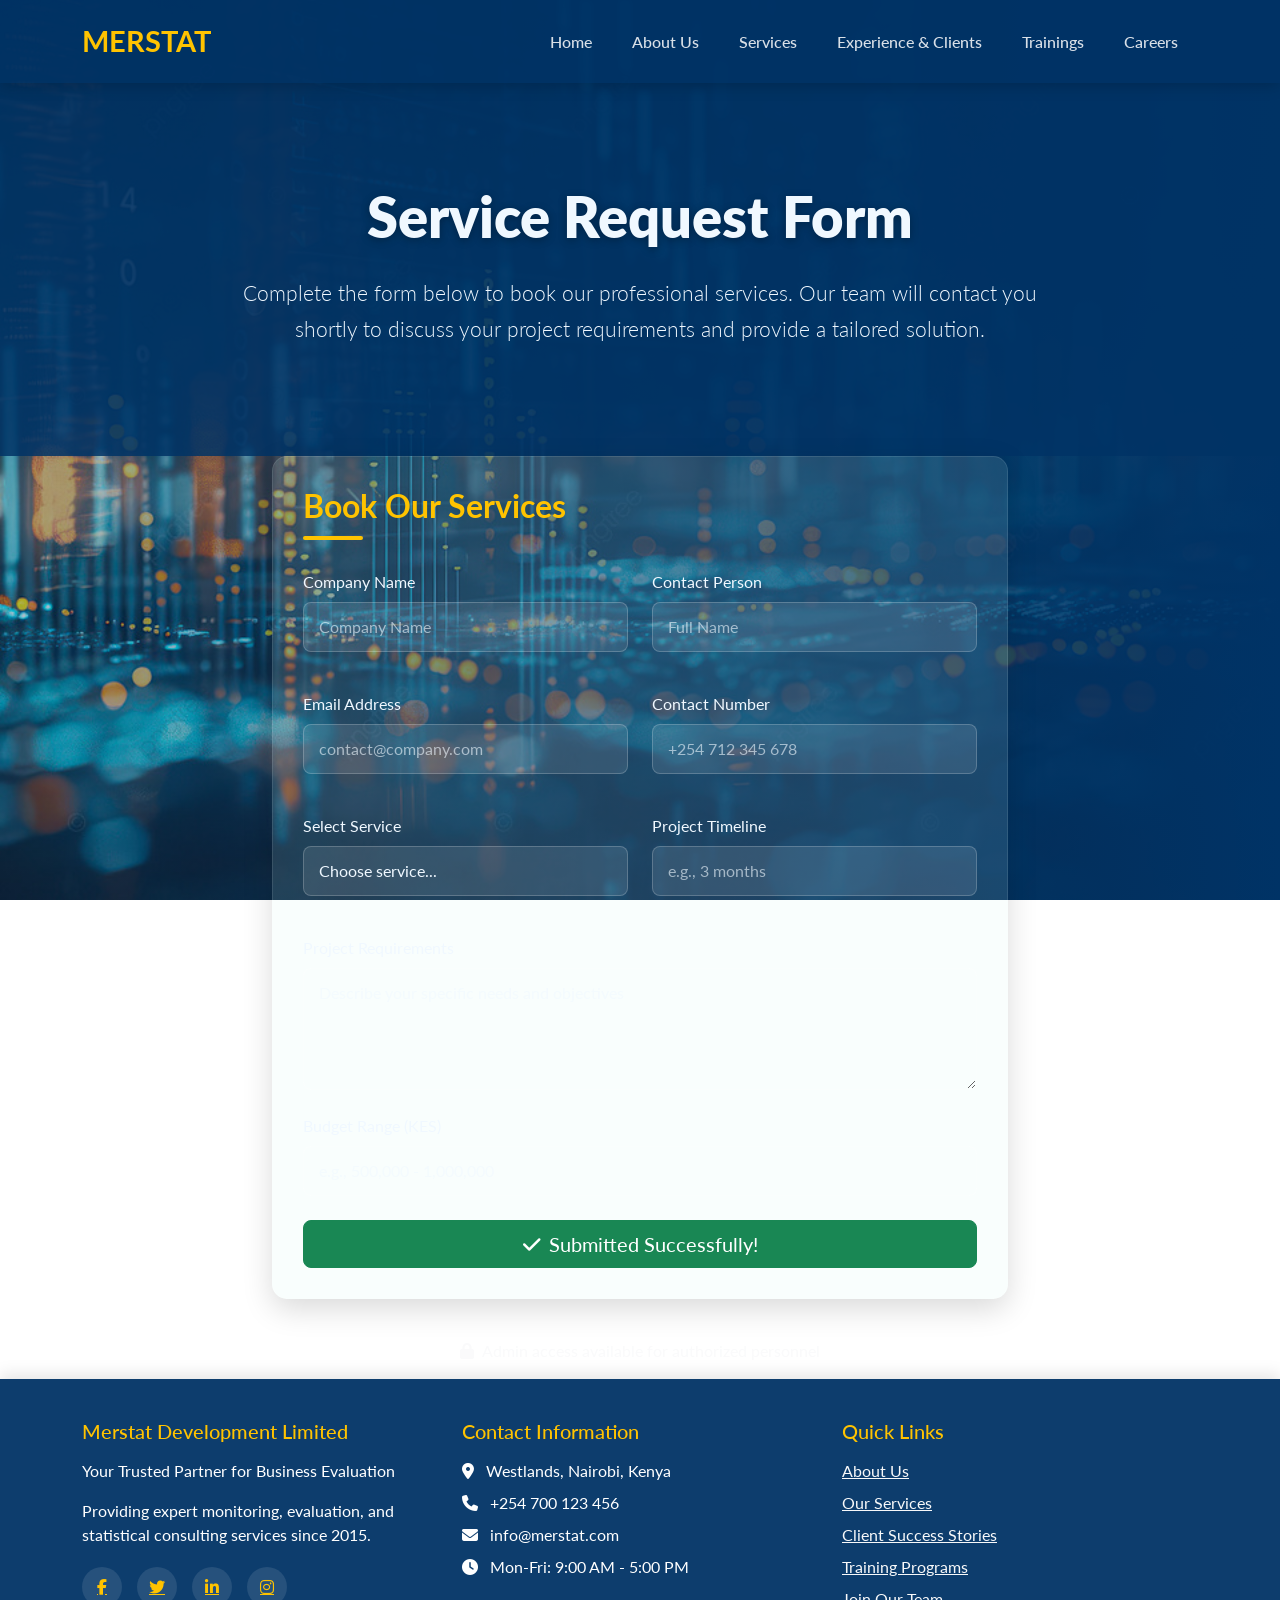
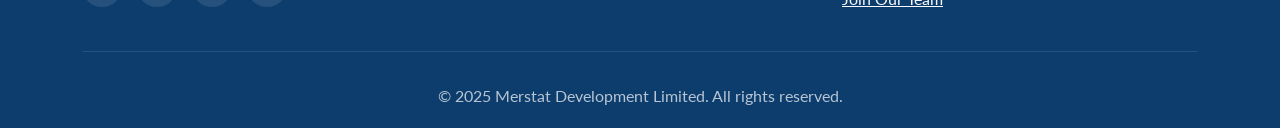
<file: templates/Bookus.html>
<!DOCTYPE html>
<html lang="en">
<head>
    <meta charset="UTF-8">
    <meta name="viewport" content="width=device-width, initial-scale=1.0">
    <title>Merstat Development Limited</title>
    <link href="https://cdn.jsdelivr.net/npm/bootstrap@5.3.0-alpha1/dist/css/bootstrap.min.css" rel="stylesheet">
    <link rel="preconnect" href="https://fonts.googleapis.com">
    <link rel="preconnect" href="https://fonts.gstatic.com" crossorigin>
    <link href="https://fonts.googleapis.com/css2?family=Lato:ital,wght@0,100;0,300;0,400;0,700;0,900;1,100;1,300;1,400;1,700;1,900&display=swap" rel="stylesheet">
    <link rel="stylesheet" href="https://cdnjs.cloudflare.com/ajax/libs/font-awesome/6.4.0/css/all.min.css">
    <link rel="stylesheet" href="../styles/Bookus.css">
</head>
<body>
    <!-- Navigation Bar -->
    <nav class="navbar navbar-expand-lg navbar-dark sticky-top">
        <div class="container">
            <a class="navbar-brand" href="#">
                <span class="logo-placeholder" style="font-weight: 700; font-size: 1.8rem; color: #FFC300;">MERSTAT</span>
            </a>
            <button class="navbar-toggler" type="button" data-bs-toggle="collapse" data-bs-target="#navbarNav">
                <span class="navbar-toggler-icon"></span>
            </button>
            <div class="collapse navbar-collapse" id="navbarNav">
                <ul class="navbar-nav ms-auto">
                    <li class="nav-item"><a class="nav-link" href="index.html">Home</a></li>
                    <li class="nav-item"><a class="nav-link" href="Aboutus.html">About Us</a></li>
                    <li class="nav-item"><a class="nav-link" href="services.html">Services</a></li>
                    <li class="nav-item"><a class="nav-link" href="experince&clients.html">Experience & Clients</a></li>
                    <li class="nav-item"><a class="nav-link" href="training.html">Trainings</a></li>
                    <li class="nav-item"><a class="nav-link" href="Careers.html">Careers</a></li>
                </ul>
            </div>
        </div>
    </nav>

    <!-- Hero Section -->
    <section class="hero-section">
        <div class="container">
            <h1>Service Request Form</h1>
            <p>Complete the form below to book our professional services. Our team will contact you shortly to discuss your project requirements and provide a tailored solution.</p>
        </div>
    </section>

<div class="container">
    <!-- Public Form Section -->
    <div id="publicForm">
        <div class="row justify-content-center">
            <div class="col-lg-8">
                <div class="form-container">
                    <h2 class="section-title">Book Our Services</h2>
                    <!-- Add form ID and data-api-endpoint attribute -->
                    <form id="service-form" data-api-endpoint="/api/services/request">
                        <div class="row mb-3">
                            <div class="col-md-6 mb-4">
                                <label for="companyName" class="form-label">Company Name</label>
                                <!-- Add name attribute -->
                                <input type="text" class="form-control" id="companyName" name="companyName" placeholder="Company Name" required>
                            </div>
                            <div class="col-md-6 mb-4">
                                <label for="contactPerson" class="form-label">Contact Person</label>
                                <!-- Add name attribute -->
                                <input type="text" class="form-control" id="contactPerson" name="contactPerson" placeholder="Full Name" required>
                            </div>
                        </div>

                        <div class="row mb-3">
                            <div class="col-md-6 mb-4">
                                <label for="email" class="form-label">Email Address</label>
                                <!-- Add name attribute -->
                                <input type="email" class="form-control" id="email" name="email" placeholder="contact@company.com" required>
                            </div>
                            <div class="col-md-6 mb-4">
                                <label for="phone" class="form-label">Contact Number</label>
                                <!-- Add name attribute -->
                                <input type="tel" class="form-control" id="phone" name="phone" placeholder="+254 712 345 678" required>
                            </div>
                        </div>

                        <div class="row mb-3">
                            <div class="col-md-6 mb-4">
                                <label for="serviceType" class="form-label">Select Service</label>
                                <!-- Add name attribute -->
                                <select class="form-select" id="serviceType" name="serviceType" required>
                                    <option value="" selected disabled>Choose service...</option>
                                    <option value="Monitoring and Evaluation">Monitoring and Evaluation</option>
                                    <option value="Research and Statistics">Research and Statistics</option>
                                    <option value="Capacity Building">Capacity Building</option>
                                </select>
                            </div>
                            <div class="col-md-6 mb-4">
                                <label for="timeline" class="form-label">Project Timeline</label>
                                <!-- Add name attribute -->
                                <input type="text" class="form-control" id="timeline" name="timeline" placeholder="e.g., 3 months" required>
                            </div>
                        </div>

                        <div class="mb-4">
                            <label for="projectDescription" class="form-label">Project Requirements</label>
                            <!-- Add name attribute -->
                            <textarea class="form-control" id="projectDescription" name="projectDescription" rows="4" placeholder="Describe your specific needs and objectives" required></textarea>
                        </div>

                        <div class="mb-4">
                            <label for="budgetRange" class="form-label">Budget Range (KES)</label>
                            <!-- Add name attribute -->
                            <input type="text" class="form-control" id="budgetRange" name="budgetRange" placeholder="e.g., 500,000 - 1,000,000">
                        </div>

                        <div class="d-grid mt-4">
                            <button type="submit" class="btn btn-primary btn-lg">
                                <i class="fas fa-paper-plane me-2"></i>Submit Request
                            </button>
                        </div>
                    </form>
                </div>
                
                <!-- Admin Access Note -->
                <div class="text-center mt-4">
                    <p class="text-light" style="opacity: 0.7;">
                        <i class="fas fa-lock me-2"></i>Admin access available for authorized personnel
                    </p>
                </div>
            </div>
        </div>
    </div>
</div>

<!-- Footer -->
<footer>
    <div class="container">
        <div class="row">
            <div class="col-md-4 mb-4 mb-md-0">
                <h5 class="mb-3" style="color: #FFC300;">Merstat Development Limited</h5>
                <p>Your Trusted Partner for Business Evaluation</p>
                <p>Providing expert monitoring, evaluation, and statistical consulting services since 2015.</p>
                <div class="social-icons">
                    <a href="#"><i class="fab fa-facebook-f"></i></a>
                    <a href="#"><i class="fab fa-twitter"></i></a>
                    <a href="#"><i class="fab fa-linkedin-in"></i></a>
                    <a href="#"><i class="fab fa-instagram"></i></a>
                </div>
            </div>
            <div class="col-md-4 mb-4 mb-md-0">
                <h5 class="mb-3" style="color: #FFC300;">Contact Information</h5>
                <ul class="list-unstyled">
                    <li class="mb-2"><i class="fas fa-map-marker-alt me-2"></i> Westlands, Nairobi, Kenya</li>
                    <li class="mb-2"><i class="fas fa-phone me-2"></i> +254 700 123 456</li>
                    <li class="mb-2"><i class="fas fa-envelope me-2"></i> info@merstat.com</li>
                    <li class="mb-2"><i class="fas fa-clock me-2"></i> Mon-Fri: 9:00 AM - 5:00 PM</li>
                </ul>
            </div>
            <div class="col-md-4">
                <h5 class="mb-3" style="color: #FFC300;">Quick Links</h5>
                <ul class="list-unstyled">
                    <li class="mb-2"><a href="Aboutus.html" class="text-light">About Us</a></li>
                    <li class="mb-2"><a href="services.html" class="text-light">Our Services</a></li>
                    <li class="mb-2"><a href="experince&clients.html" class="text-light">Client Success Stories</a></li>
                    <li class="mb-2"><a href="training.html" class="text-light">Training Programs</a></li>
                    <li class="mb-2"><a href="Careers.html" class="text-light">Join Our Team</a></li>
                </ul>
            </div>
        </div>
        <hr class="my-4 bg-light" style="opacity: 0.1;">
        <div class="text-center pt-2">
            <p class="mb-0" style="opacity: 0.7;">&copy; 2025 Merstat Development Limited. All rights reserved.</p>
        </div>
    </div>
</footer>

<script src="https://cdn.jsdelivr.net/npm/bootstrap@5.3.0-alpha1/dist/js/bootstrap.bundle.min.js"></script>
<!-- Universal form handler -->
<script src="/static/js/formHandler.js"></script>
    <script>
            // Show success message with animation
            const submitBtn = document.querySelector('.btn-primary');
            submitBtn.innerHTML = '<i class="fas fa-check me-2"></i>Submitted Successfully!';
            submitBtn.classList.remove('btn-primary');
            submitBtn.classList.add('btn-success');
            
            // Reset button after delay
            setTimeout(() => {
                submitBtn.innerHTML = '<i class="fas fa-paper-plane me-2"></i>Submit Request';
                submitBtn.classList.remove('btn-success');
                submitBtn.classList.add('btn-primary');
                this.reset();
            }, 3000);
        
        // Add subtle animations to form elements
        document.querySelectorAll('.form-control, .form-select').forEach(element => {
            element.addEventListener('focus', function() {
                this.parentElement.classList.add('focused');
            });
            
            element.addEventListener('blur', function() {
                this.parentElement.classList.remove('focused');
            });
        });
    </script>
    <script src="/static/js/formHandler.js"></script>
</body>
</html>
</file>
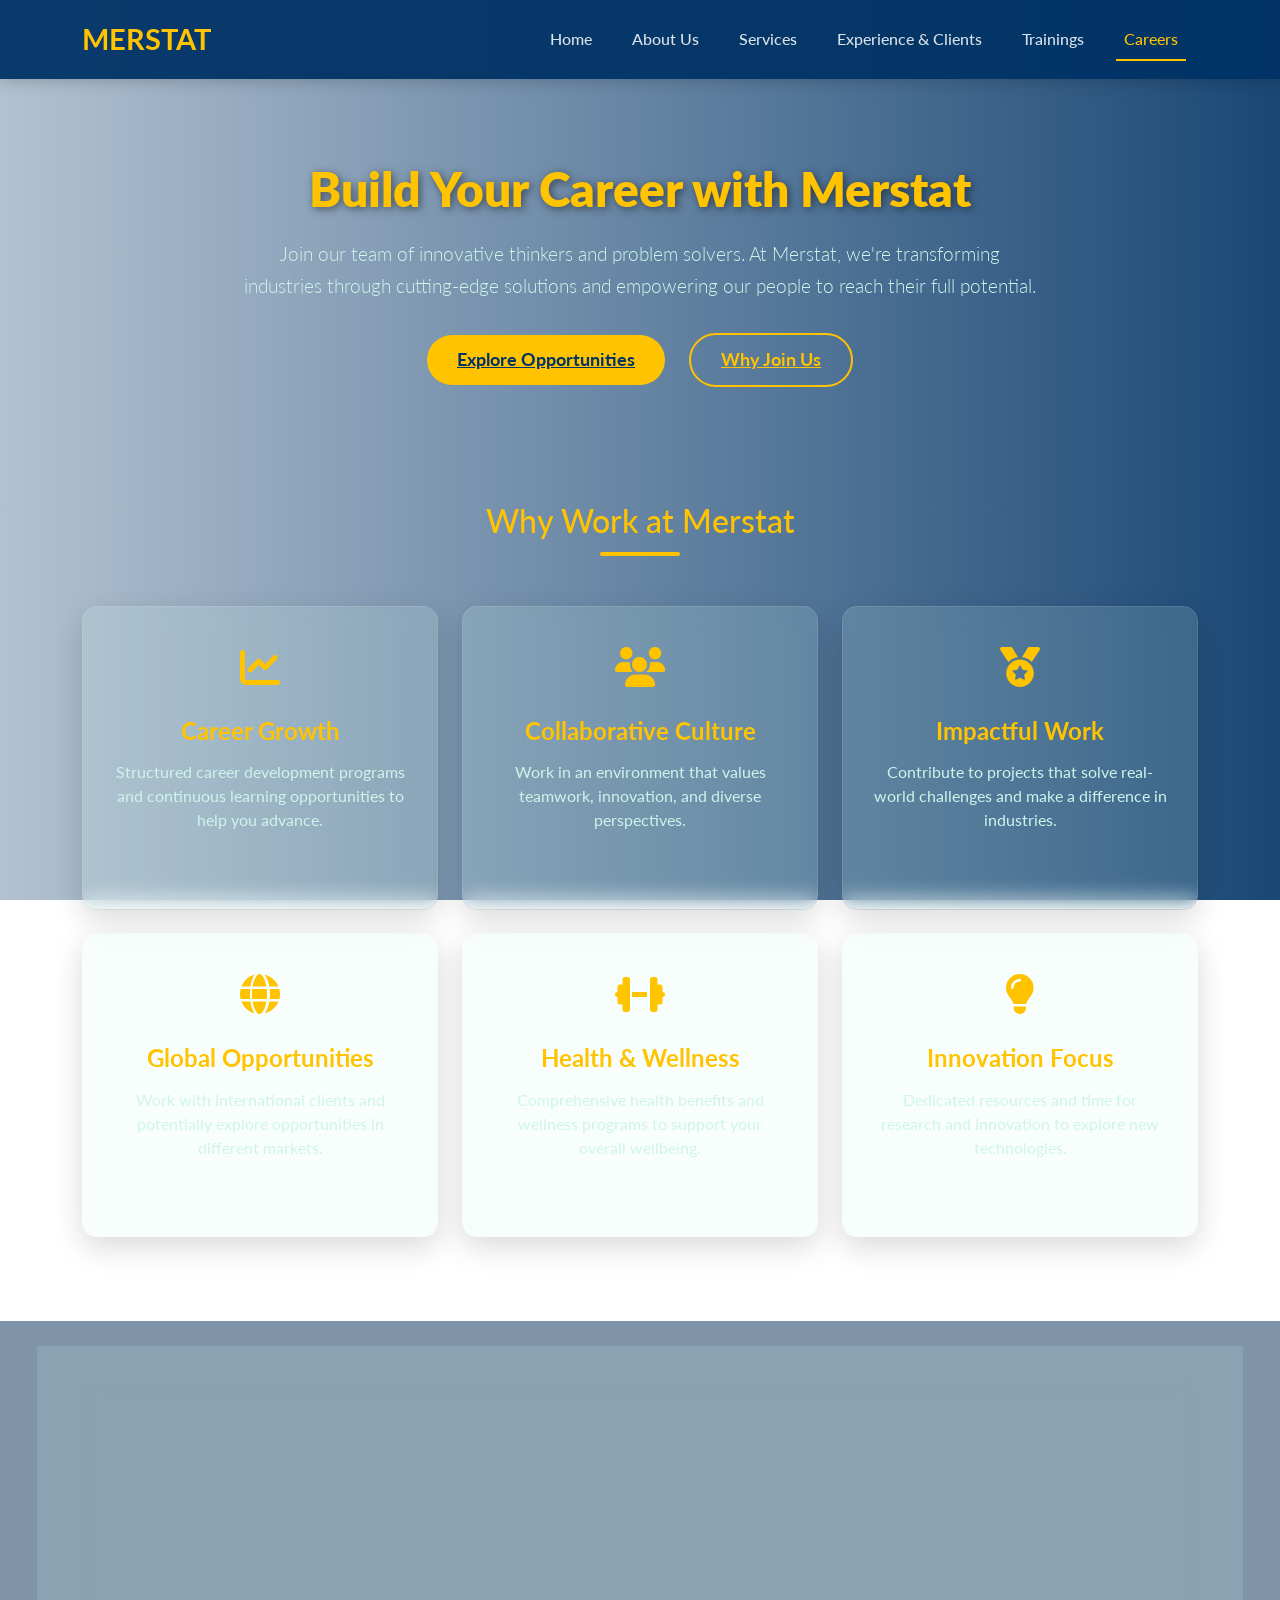
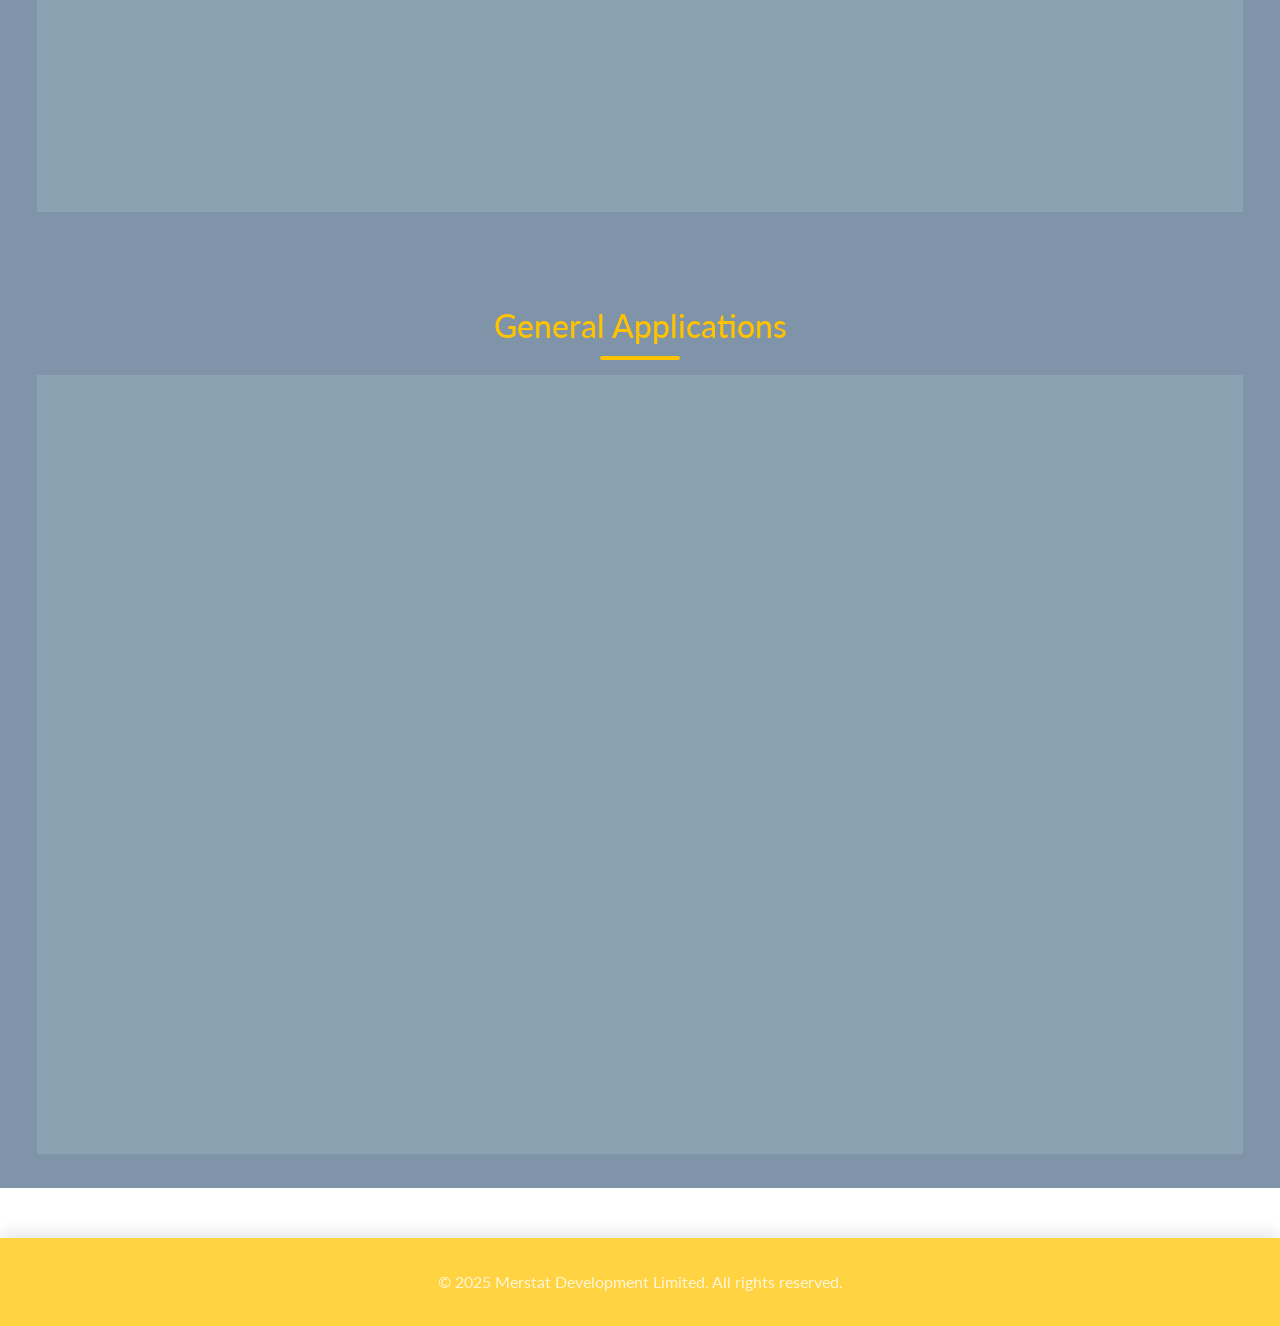
<file: templates/Careers.html>
<!DOCTYPE html>
<html lang="en">
<head>
    <meta charset="UTF-8">
    <meta name="viewport" content="width=device-width, initial-scale=1.0">
    <title>Careers - Merstat Development Limited</title>
    <link href="https://cdn.jsdelivr.net/npm/bootstrap@5.3.0/dist/css/bootstrap.min.css" rel="stylesheet">
    <link rel="preconnect" href="https://fonts.googleapis.com">
    <link rel="preconnect" href="https://fonts.gstatic.com" crossorigin>
    <link href="https://fonts.googleapis.com/css2?family=Lato:ital,wght@0,100;0,300;0,400;0,700;0,900;1,100;1,300;1,400;1,700;1,900&display=swap" rel="stylesheet">
    <link rel="stylesheet" href="https://cdnjs.cloudflare.com/ajax/libs/font-awesome/6.4.0/css/all.min.css">
    <link rel="stylesheet" href="../styles/Careers.css">
</head>

<body>
    <!-- Navigation Bar -->
    <header>
        <nav class="navbar navbar-expand-lg navbar-dark fixed-top">
            <div class="container">
                <a class="navbar-brand" href="index.html">
                    <span style="font-weight: 700; font-size: 1.8rem; color: #FFC300;">MERSTAT</span>
                </a>
                <button class="navbar-toggler" type="button" data-bs-toggle="collapse" data-bs-target="#mainNav">
                    <span class="navbar-toggler-icon"></span>
                </button>
                <div class="collapse navbar-collapse" id="mainNav">
                    <ul class="navbar-nav ms-auto">
                        <li class="nav-item"><a class="nav-link" href="index.html">Home</a></li>
                        <li class="nav-item"><a class="nav-link" href="Aboutus.html">About Us</a></li>
                        <li class="nav-item"><a class="nav-link" href="services.html">Services</a></li>
                        <li class="nav-item"><a class="nav-link" href="experince&clients.html">Experience & Clients</a></li>
                        <li class="nav-item"><a class="nav-link" href="training.html">Trainings</a></li>
                        <li class="nav-item"><a class="nav-link active" href="Careers.html">Careers</a></li>
                    </ul>
                </div>
            </div>
        </nav>
    </header>

    <!-- Hero Section -->
    <section class="hero-section">
        <div class="container">
            <h1>Build Your Career with Merstat</h1>
            <p>Join our team of innovative thinkers and problem solvers. At Merstat, we're transforming industries through cutting-edge solutions and empowering our people to reach their full potential.</p>
            <div class="mt-4">
                <a href="#jobs" class="hero-btn">Explore Opportunities</a>
                <a href="#benefits" class="hero-btn secondary">Why Join Us</a>
            </div>
        </div>
    </section>

    <!-- Benefits Section -->
    <section id="benefits" class="section">
        <div class="container">
            <h2 class="section-title">Why Work at Merstat</h2>
            <div class="row">
                <div class="col-md-4 mb-4">
                    <div class="glass-card text-center">
                        <div class="benefit-icon">
                            <i class="fas fa-chart-line"></i>
                        </div>
                        <h3 class="benefit-title">Career Growth</h3>
                        <p>Structured career development programs and continuous learning opportunities to help you advance.</p>
                    </div>
                </div>
                <div class="col-md-4 mb-4">
                    <div class="glass-card text-center">
                        <div class="benefit-icon">
                            <i class="fas fa-users"></i>
                        </div>
                        <h3 class="benefit-title">Collaborative Culture</h3>
                        <p>Work in an environment that values teamwork, innovation, and diverse perspectives.</p>
                    </div>
                </div>
                <div class="col-md-4 mb-4">
                    <div class="glass-card text-center">
                        <div class="benefit-icon">
                            <i class="fas fa-medal"></i>
                        </div>
                        <h3 class="benefit-title">Impactful Work</h3>
                        <p>Contribute to projects that solve real-world challenges and make a difference in industries.</p>
                    </div>
                </div>
                <div class="col-md-4 mb-4">
                    <div class="glass-card text-center">
                        <div class="benefit-icon">
                            <i class="fas fa-globe"></i>
                        </div>
                        <h3 class="benefit-title">Global Opportunities</h3>
                        <p>Work with international clients and potentially explore opportunities in different markets.</p>
                    </div>
                </div>
                <div class="col-md-4 mb-4">
                    <div class="glass-card text-center">
                        <div class="benefit-icon">
                            <i class="fas fa-dumbbell"></i>
                        </div>
                        <h3 class="benefit-title">Health & Wellness</h3>
                        <p>Comprehensive health benefits and wellness programs to support your overall wellbeing.</p>
                    </div>
                </div>
                <div class="col-md-4 mb-4">
                    <div class="glass-card text-center">
                        <div class="benefit-icon">
                            <i class="fas fa-lightbulb"></i>
                        </div>
                        <h3 class="benefit-title">Innovation Focus</h3>
                        <p>Dedicated resources and time for research and innovation to explore new technologies.</p>
                    </div>
                </div>
            </div>
        </div>
    </section>

    <!-- Under Construction Section -->
    <section id="jobs" class="section" style="background: rgba(0, 40, 85, 0.5);">
        <div class="container text-center">
            <div class="glass-card p-5">
                <i class="fas fa-tools fa-4x mb-4" style="color: #FFC300;"></i>
                <h2 class="section-title">Our Careers Section is Under Construction</h2>
                <p class="lead">We're currently updating our job listings and team information.</p>
                <p>Please check back soon or contact us at <a href="mailto:careers@merstatdev.com" style="color: #FFC300;">careers@merstatdev.com</a> for opportunities.</p>
            </div>
        </div>
    </section>

    <!-- Commented Out Sections -->
    <!--
    <section id="jobs" class="section" style="background: rgba(0, 40, 85, 0.5);">
        <div class="container">
            <h2 class="section-title">Current Openings</h2>
            [Job listings content...]
        </div>
    </section>

    <section class="section">
        <div class="container">
            <h2 class="section-title">Life at Merstat</h2>
            [Testimonials content...]
        </div>
    </section>
    -->

    <!-- Application Form Section -->
    <section class="section" style="background: rgba(0, 40, 85, 0.5);">
        <div class="container">
            <h2 class="section-title">General Applications</h2>
            <div class="glass-card">
                <!-- Add form ID and data-api-endpoint attribute -->
                <form id="career-form" data-api-endpoint="/api/careers/apply">
                    <div class="row mb-3">
                        <div class="col-md-6">
                            <div class="form-group">
                                <label for="firstName">First Name</label>
                                <!-- Add name attribute -->
                                <input type="text" class="form-control" id="firstName" name="firstName" required>
                            </div>
                        </div>
                        <div class="col-md-6">
                            <div class="form-group">
                                <label for="lastName">Last Name</label>
                                <!-- Add name attribute -->
                                <input type="text" class="form-control" id="lastName" name="lastName" required>
                            </div>
                        </div>
                    </div>
                    <div class="row mb-3">
                        <div class="col-md-6">
                            <div class="form-group">
                                <label for="email">Email Address</label>
                                <!-- Add name attribute -->
                                <input type="email" class="form-control" id="email" name="email" required>
                            </div>
                        </div>
                        <div class="col-md-6">
                            <div class="form-group">
                                <label for="phone">Phone Number</label>
                                <!-- Add name attribute -->
                                <input type="tel" class="form-control" id="phone" name="phone">
                            </div>
                        </div>
                    </div>
                    <div class="mb-3">
                        <div class="form-group">
                            <label for="position">Area of Interest</label>
                            <!-- Add name attribute -->
                            <select class="form-select" id="position" name="position" required>
                                <option value="">Select an area</option>
                                <option>Data Analysis</option>
                                <option>Software Development</option>
                                <option>Business Development</option>
                                <option>Procurement</option>
                                <option>Other</option>
                            </select>
                        </div>
                    </div>
                    <div class="mb-3">
                        <div class="form-group">
                            <label for="resume">Upload Resume</label>
                            <!-- Add name attribute -->
                            <input class="form-control" type="file" id="resume" name="resume" accept=".pdf,.doc,.docx" required>
                        </div>
                    </div>
                    <div class="mb-3">
                        <div class="form-group">
                            <label for="message">Cover Letter</label>
                            <!-- Add name attribute -->
                            <textarea class="form-control" id="message" name="message" rows="4" placeholder="Tell us about your skills and experience..."></textarea>
                        </div>
                    </div>
                    <button type="submit" class="btn-submit">Submit Application</button>
                </form>
            </div>
        </div>
    </section>

    <!-- Footer -->
    <footer>
        <div class="container">
            <p>&copy; 2025 Merstat Development Limited. All rights reserved.</p>
        </div>
    </footer>

    <!-- Bootstrap 5 JS Bundle -->
    <script src="https://cdn.jsdelivr.net/npm/bootstrap@5.3.0/dist/js/bootstrap.bundle.min.js"></script>
    <script>
        // Keep smooth scrolling
        document.querySelectorAll('a[href^="#"]').forEach(anchor => {
            anchor.addEventListener('click', function (e) {
                e.preventDefault();
                document.querySelector(this.getAttribute('href')).scrollIntoView({
                    behavior: 'smooth'
                });
            });
        });
    </script>
<!-- Universal form handler -->
<script src="/static/js/formHandler.js"></script>
</body>
</html>
</file>
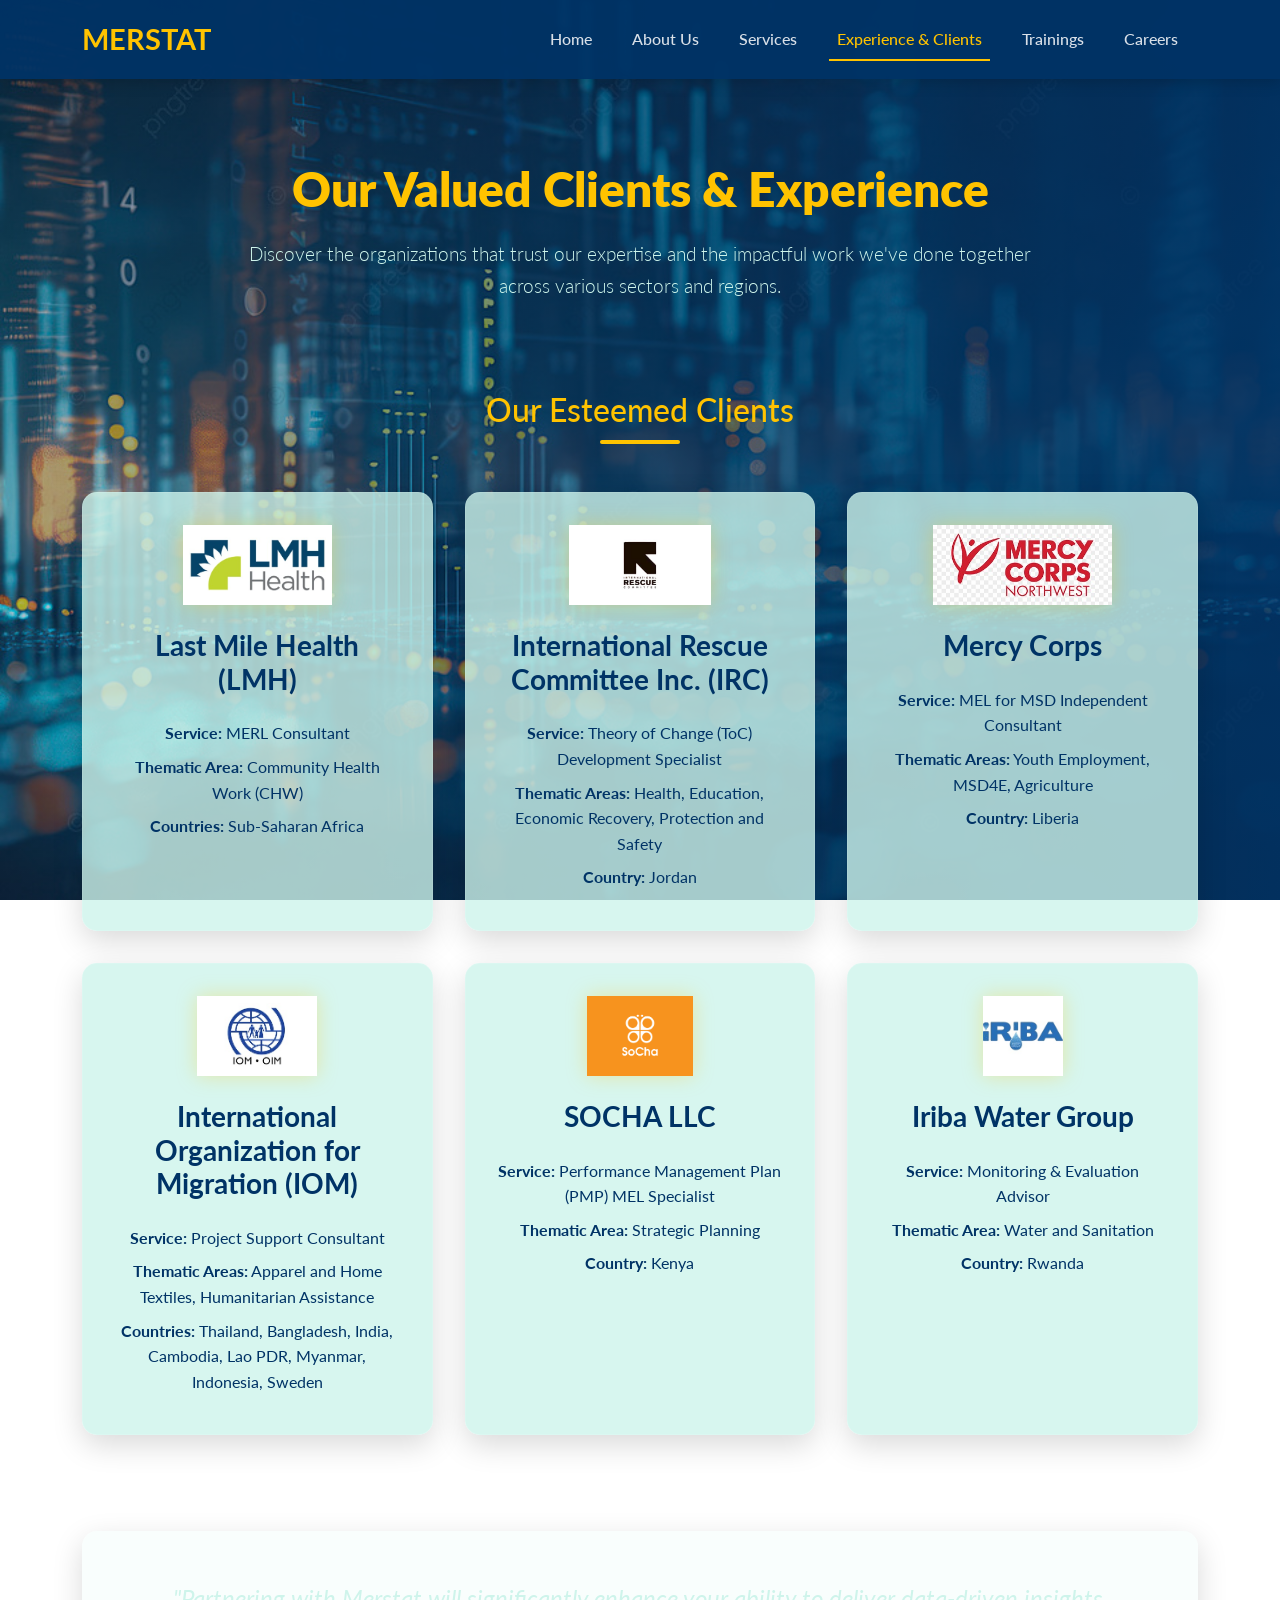
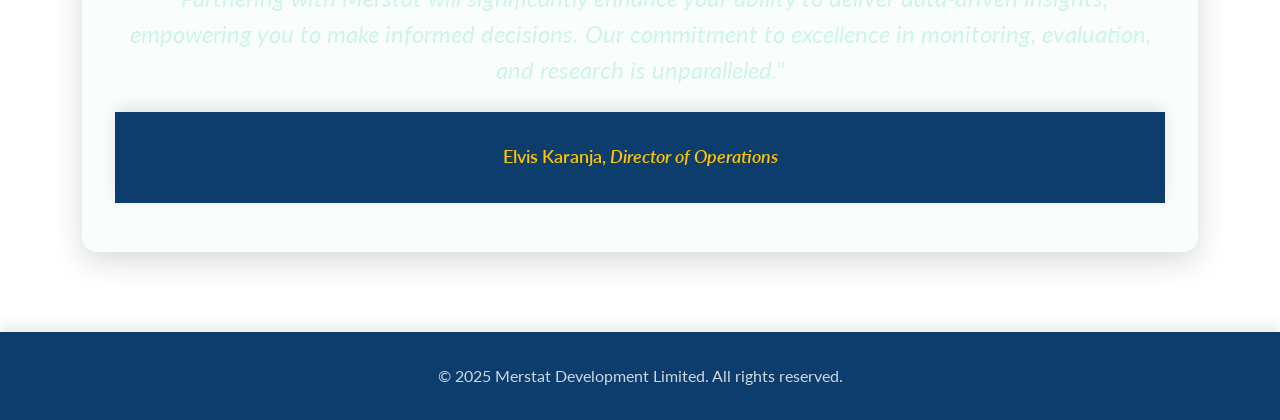
<file: templates/experince&clients.html>
<!DOCTYPE html>
<html lang="en">
<head>
  <meta charset="UTF-8">
  <meta name="viewport" content="width=device-width, initial-scale=1.0">
  <title>Experience & Clients - Merstat</title>
  <link href="https://cdn.jsdelivr.net/npm/bootstrap@5.3.0/dist/css/bootstrap.min.css" rel="stylesheet">
  <link rel="preconnect" href="https://fonts.googleapis.com">
  <link rel="preconnect" href="https://fonts.gstatic.com" crossorigin>
  <link href="https://fonts.googleapis.com/css2?family=Lato:ital,wght@0,100;0,300;0,400;0,700;0,900;1,100;1,300;1,400;1,700;1,900&display=swap" rel="stylesheet">
  <link rel="stylesheet" href="https://cdnjs.cloudflare.com/ajax/libs/font-awesome/6.4.0/css/all.min.css">
  <link rel="stylesheet" href="../styles/experince&clients.css">
</head>
<body>
    <!-- Navigation Bar -->
    <header>
        <nav class="navbar navbar-expand-lg navbar-dark fixed-top">
            <div class="container">
                <a class="navbar-brand" href="index.html">
                    <span style="font-weight: 700; font-size: 1.8rem; color: #FFC300;">MERSTAT</span>
                </a>
                <button class="navbar-toggler" type="button" data-bs-toggle="collapse" data-bs-target="#mainNav">
                    <span class="navbar-toggler-icon"></span>
                </button>
                <div class="collapse navbar-collapse" id="mainNav">
                    <ul class="navbar-nav ms-auto">
                        <li class="nav-item"><a class="nav-link" href="index.html">Home</a></li>
                        <li class="nav-item"><a class="nav-link" href="Aboutus.html">About Us</a></li>
                        <li class="nav-item"><a class="nav-link" href="services.html">Services</a></li>
                        <li class="nav-item"><a class="nav-link active" href="experince&clients.html">Experience & Clients</a></li>
                        <li class="nav-item"><a class="nav-link" href="training.html">Trainings</a></li>
                        <li class="nav-item"><a class="nav-link" href="Careers.html">Careers</a></li>
                    </ul>
                </div>
            </div>
        </nav>
    </header>

    <!-- Hero Section -->
    <section class="hero-section">
        <div class="container">
            <h1>Our Valued Clients & Experience</h1>
            <p>Discover the organizations that trust our expertise and the impactful work we've done together across various sectors and regions.</p>
        </div>
    </section>

    <!-- Clients Section -->
    <section class="clients-section">
        <div class="container">
            <h2>Our Esteemed Clients</h2>
            <div class="clients-grid">
                <!-- Client 1 -->
                <div class="client-card">
                    <img src="../images/LMH.jpeg" class="client-img" alt="Last Mile Health">
                    <h3>Last Mile Health (LMH)</h3>
                    <div class="client-details">
                        <p><strong>Service:</strong> MERL Consultant</p>
                        <p><strong>Thematic Area:</strong> Community Health Work (CHW)</p>
                        <p><strong>Countries:</strong> Sub-Saharan Africa</p>
                    </div>
                </div>

                <!-- Client 2 -->
                <div class="client-card">
                    <img src="../images/IRC.jpeg" class="client-img" alt="International Rescue Committee">
                    <h3>International Rescue Committee Inc. (IRC)</h3>
                    <div class="client-details">
                        <p><strong>Service:</strong> Theory of Change (ToC) Development Specialist</p>
                        <p><strong>Thematic Areas:</strong> Health, Education, Economic Recovery, Protection and Safety</p>
                        <p><strong>Country:</strong> Jordan</p>
                    </div>
                </div>

                <!-- Client 3 -->
                <div class="client-card">
                    <img src="../images/MercyCorps.jpeg" class="client-img" alt="Mercy Corps">
                    <h3>Mercy Corps</h3>
                    <div class="client-details">
                        <p><strong>Service:</strong> MEL for MSD Independent Consultant</p>
                        <p><strong>Thematic Areas:</strong> Youth Employment, MSD4E, Agriculture</p>
                        <p><strong>Country:</strong> Liberia</p>
                    </div>
                </div>

                <!-- Client 4 -->
                <div class="client-card">
                    <img src="../images/IOM.jpeg" class="client-img" alt="IOM">
                    <h3>International Organization for Migration (IOM)</h3>
                    <div class="client-details">
                        <p><strong>Service:</strong> Project Support Consultant</p>
                        <p><strong>Thematic Areas:</strong> Apparel and Home Textiles, Humanitarian Assistance</p>
                        <p><strong>Countries:</strong> Thailand, Bangladesh, India, Cambodia, Lao PDR, Myanmar, Indonesia, Sweden</p>
                    </div>
                </div>

                <!-- Client 5 -->
                <div class="client-card">
                    <img src="../images/SoCha.png" class="client-img" alt="SOCHA LLC">
                    <h3>SOCHA LLC</h3>
                    <div class="client-details">
                        <p><strong>Service:</strong> Performance Management Plan (PMP) MEL Specialist</p>
                        <p><strong>Thematic Area:</strong> Strategic Planning</p>
                        <p><strong>Country:</strong> Kenya</p>
                    </div>
                </div>

                <!-- Client 6 -->
                <div class="client-card">
                    <img src="../images/Iriba.jpeg" class="client-img" alt="Iriba Water Group">
                    <h3>Iriba Water Group</h3>
                    <div class="client-details">
                        <p><strong>Service:</strong> Monitoring & Evaluation Advisor</p>
                        <p><strong>Thematic Area:</strong> Water and Sanitation</p>
                        <p><strong>Country:</strong> Rwanda</p>
                    </div>
                </div>
            </div>
        </div>
    </section>

    <!-- Quote Section -->
    <section class="quote-section">
        <div class="container">
            <div class="quote-container">
                <blockquote>
                    "Partnering with Merstat will significantly enhance your ability to deliver data-driven insights, empowering you to make informed decisions. Our commitment to excellence in monitoring, evaluation, and research is unparalleled."
                </blockquote>
                <footer>
                    Elvis Karanja, <cite>Director of Operations</cite>
                </footer>
            </div>
        </div>
    </section>

    <!-- Footer -->
    <footer>
        <div class="container">
            <p>&copy; 2025 Merstat Development Limited. All rights reserved.</p>
        </div>
    </footer>

    <!-- Bootstrap 5 JS Bundle -->
    <script src="https://cdn.jsdelivr.net/npm/bootstrap@5.3.0/dist/js/bootstrap.bundle.min.js"></script>
</body>
</html>
</file>
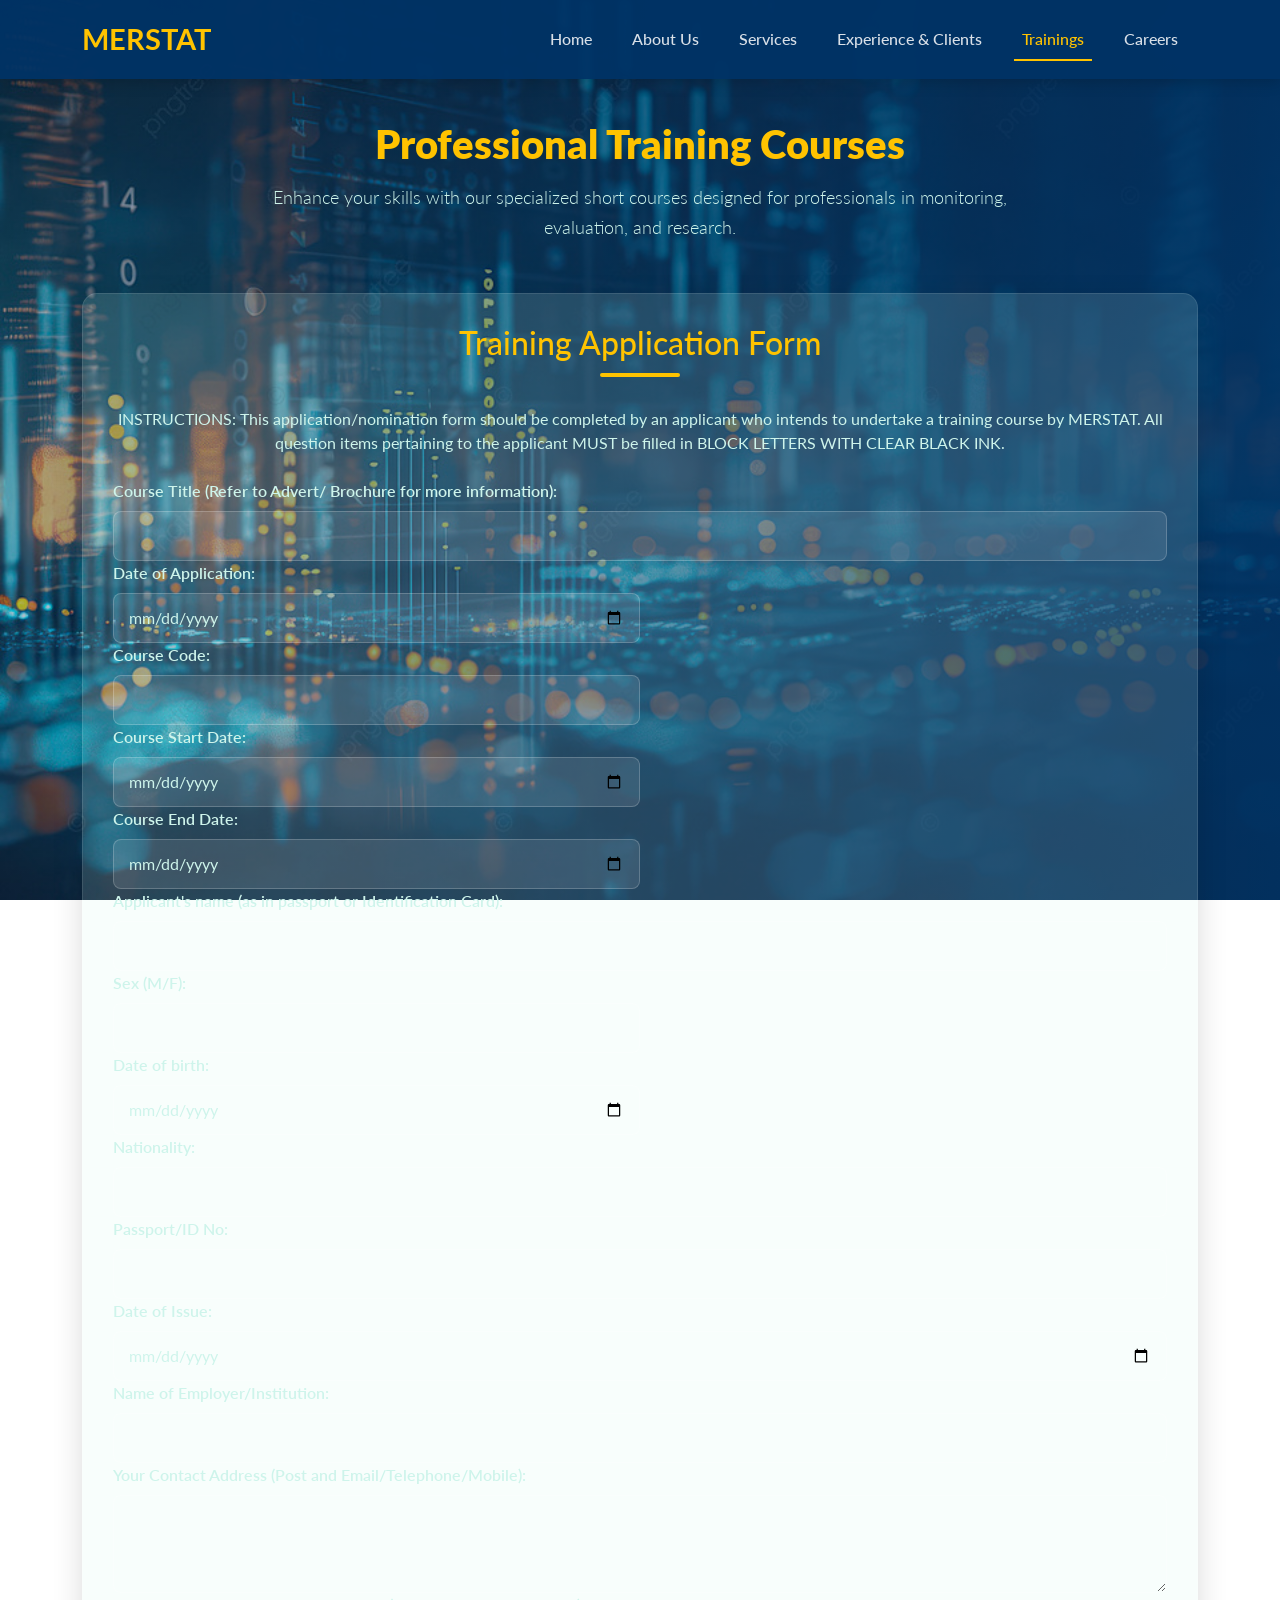
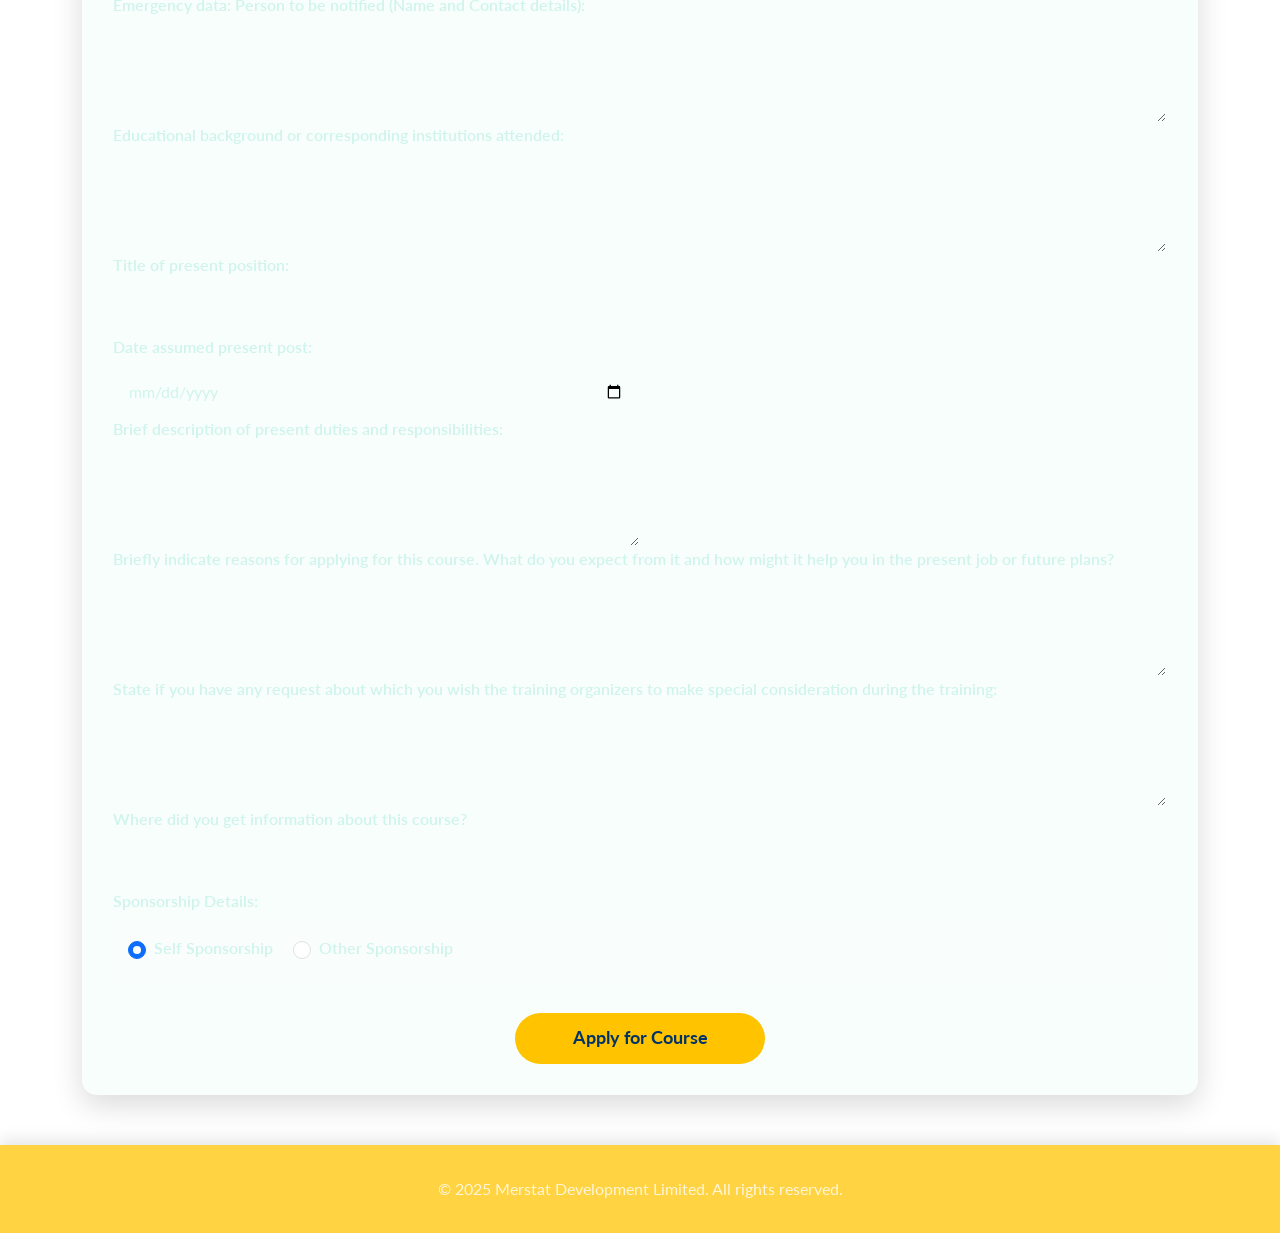
<file: templates/training.html>
<!DOCTYPE html>
<html lang="en">
<head>
    <meta charset="UTF-8">
    <meta name="viewport" content="width=device-width, initial-scale=1.0">
    <title>Training Courses - Merstat</title>
    <link href="https://cdn.jsdelivr.net/npm/bootstrap@5.3.0/dist/css/bootstrap.min.css" rel="stylesheet">
    <link rel="preconnect" href="https://fonts.googleapis.com">
    <link rel="preconnect" href="https://fonts.gstatic.com" crossorigin>
    <link href="https://fonts.googleapis.com/css2?family=Lato:ital,wght@0,100;0,300;0,400;0,700;0,900;1,100;1,300;1,400;1,700;1,900&display=swap" rel="stylesheet">
    <link rel="stylesheet" href="https://cdnjs.cloudflare.com/ajax/libs/font-awesome/6.4.0/css/all.min.css">
    <link rel="stylesheet" href="../styles/training.css">
</head>
<body>
    <!-- Navigation Bar -->
    <header>
        <nav class="navbar navbar-expand-lg navbar-dark fixed-top">
            <div class="container">
                <a class="navbar-brand" href="index.html">
                    <span style="font-weight: 700; font-size: 1.8rem; color: #FFC300;">MERSTAT</span>
                </a>
                <button class="navbar-toggler" type="button" data-bs-toggle="collapse" data-bs-target="#mainNav">
                    <span class="navbar-toggler-icon"></span>
                </button>
                <div class="collapse navbar-collapse" id="mainNav">
                    <ul class="navbar-nav ms-auto">
                        <li class="nav-item"><a class="nav-link" href="index.html">Home</a></li>
                        <li class="nav-item"><a class="nav-link" href="Aboutus.html">About Us</a></li>
                        <li class="nav-item"><a class="nav-link" href="services.html">Services</a></li>
                        <li class="nav-item"><a class="nav-link" href="experince&clients.html">Experience & Clients</a></li>
                        <li class="nav-item"><a class="nav-link active" href="training.html">Trainings</a></li>
                        <li class="nav-item"><a class="nav-link" href="Careers.html">Careers</a></li>
                    </ul>
                </div>
            </div>
        </nav>
    </header>

    <!-- Hero Section -->
    <section class="hero-section">
        <div class="container">
            <h1>Professional Training Courses</h1>
            <p>Enhance your skills with our specialized short courses designed for professionals in monitoring, evaluation, and research.</p>
        </div>
    </section>

    <!-- Form Section -->
    <div class="container">
        <div class="form-container">
            <h2 class="form-title">Training Application Form</h2>
            <p class="text-center mb-4">INSTRUCTIONS: This application/nomination form should be completed by an applicant who intends to undertake a training course by MERSTAT. All question items pertaining to the applicant MUST be filled in BLOCK LETTERS WITH CLEAR BLACK INK.</p>
            
            <!-- Add form ID and data-api-endpoint attribute -->
            <form id="training-form" data-api-endpoint="/api/trainings/apply" enctype="multipart/form-data">
                <div class="form-group">
                    <label for="courseTitle">Course Title (Refer to Advert/ Brochure for more information):</label>
                    <!-- Add name attribute -->
                    <input type="text" class="form-control" id="courseTitle" name="courseTitle" required>
                </div>
                
                <div class="form-row">
                    <div class="form-group col-md-6">
                        <label for="applicationDate">Date of Application:</label>
                        <!-- Add name attribute -->
                        <input type="date" class="form-control" id="applicationDate" name="applicationDate" required> 
                    </div>
                    <div class="form-group col-md-6">
                        <label for="courseCode">Course Code:</label>
                        <!-- Add name attribute -->
                        <input type="text" class="form-control" id="courseCode" name="courseCode" required>
                    </div>
                </div>
                
                <div class="form-row">
                    <div class="form-group col-md-6">
                        <label for="courseStartDate">Course Start Date:</label>
                        <!-- Add name attribute -->
                        <input type="date" class="form-control" id="courseStartDate" name="courseStartDate" required>
                    </div>
                    <div class="form-group col-md-6">
                        <label for="courseEndDate">Course End Date:</label>
                        <!-- Add name attribute -->
                        <input type="date" class="form-control" id="courseEndDate" name="courseEndDate" required>
                    </div>
                </div>
                
                <div class="form-group">
                    <label for="applicantName">Applicant's name (as in passport or Identification Card):</label>
                    <!-- Add name attribute -->
                    <input type="text" class="form-control" id="applicantName" name="applicantName" required>
                </div>
                
                <div class="form-row">
                    <div class="form-group col-md-6">
                        <label for="sex">Sex (M/F):</label>
                        <!-- Add name attribute -->
                        <input type="text" class="form-control" id="sex" name="sex" required>
                    </div>
                    <div class="form-group col-md-6">
                        <label for="dob">Date of birth:</label>
                        <!-- Add name attribute -->
                        <input type="date" class="form-control" id="dob" name="dob" required>
                    </div>
                </div>
                
                <div class="form-group">
                    <label for="nationality">Nationality:</label>
                    <!-- Add name attribute -->
                    <input type="text" class="form-control" id="nationality" name="nationality" required>
                </div>
                
                <div class="form-group">
                    <label for="passportId">Passport/ID No:</label>
                    <!-- Add name attribute -->
                    <input type="text" class="form-control" id="passportId" name="passportId" required>
                </div>
                
                <div class="form-group">
                    <label for="dateOfIssue">Date of Issue:</label>
                    <!-- Add name attribute -->
                    <input type="date" class="form-control" id="dateOfIssue" name="dateOfIssue" required>
                </div>
                
                <div class="form-group">
                    <label for="employer">Name of Employer/Institution:</label>
                    <!-- Add name attribute -->
                    <input type="text" class="form-control" id="employer" name="employer" required>
                </div>
                
                <div class="form-group">
                    <label for="contactAddress">Your Contact Address (Post and Email/Telephone/Mobile):</label>
                    <!-- Add name attribute -->
                    <textarea class="form-control" id="contactAddress" name="contactAddress" rows="3" required></textarea>
                </div>
                
                <div class="form-group">
                    <label for="emergencyContact">Emergency data: Person to be notified (Name and Contact details):</label>
                    <!-- Add name attribute -->
                    <textarea class="form-control" id="emergencyContact" name="emergencyContact" rows="3" required></textarea>
                </div>
                
                <div class="form-group">
                    <label for="educationBackground">Educational background or corresponding institutions attended:</label>
                    <!-- Add name attribute -->
                    <textarea class="form-control" id="educationBackground" name="educationBackground" rows="3" required></textarea>
                </div>
                
                <div class="form-group">
                    <label for="presentPosition">Title of present position:</label>
                    <!-- Add name attribute -->
                    <input type="text" class="form-control" id="presentPosition" name="presentPosition" required>
                </div>
                
                <div class="form-row">
                    <div class="form-group col-md-6">
                        <label for="presentPostDate">Date assumed present post:</label>
                        <!-- Add name attribute -->
                        <input type="date" class="form-control" id="presentPostDate" name="presentPostDate" required>
                    </div>
                    <div class="form-group col-md-6">
                        <label for="presentDuties">Brief description of present duties and responsibilities:</label>
                        <!-- Add name attribute -->
                        <textarea class="form-control" id="presentDuties" name="presentDuties" rows="3" required></textarea>
                    </div>
                </div>
                
                <div class="form-group">
                    <label for="courseReason">Briefly indicate reasons for applying for this course. What do you expect from it and how might it help you in the present job or future plans?</label>
                    <!-- Add name attribute -->
                    <textarea class="form-control" id="courseReason" name="courseReason" rows="3" required></textarea>
                </div>
                
                <div class="form-group">
                    <label for="specialRequest">State if you have any request about which you wish the training organizers to make special consideration during the training:</label>
                    <!-- Add name attribute -->
                    <textarea class="form-control" id="specialRequest" name="specialRequest" rows="3"></textarea>
                </div>
                
                <div class="form-group">
                    <label for="courseInfoSource">Where did you get information about this course?</label>
                    <!-- Add name attribute -->
                    <input type="text" class="form-control" id="courseInfoSource" name="courseInfoSource" required>
                </div>
                
                <div class="form-group">
                    <label>Sponsorship Details:</label>
                    <div class="radio-group">
                        <label for="selfSponsorship">
                            <!-- Add name and value attributes -->
                            <input class="form-check-input" type="radio" name="sponsorship" id="selfSponsorship" value="self" checked>
                            Self Sponsorship
                        </label>
                        <label for="otherSponsorship">
                            <!-- Add name and value attributes -->
                            <input class="form-check-input" type="radio" name="sponsorship" id="otherSponsorship" value="other">
                            Other Sponsorship
                        </label>
                    </div>
                </div>
                
                <div id="sponsoringAgentDetails" style="display: none;">
                    <div class="form-group">
                        <label for="sponsoringAgent">Name of Sponsoring Agent:</label>
                        <!-- Add name attribute -->
                        <input type="text" class="form-control" id="sponsoringAgent" name="sponsoringAgent">
                    </div>
                    <div class="form-group">
                        <label for="sponsoringAddress">Address:</label>
                        <!-- Add name attribute -->
                        <input type="text" class="form-control" id="sponsoringAddress" name="sponsoringAddress">
                    </div>
                    <div class="form-group">
                        <label for="contactPersonTitle">Title of Contact Person:</label>
                        <!-- Add name attribute -->
                        <input type="text" class="form-control" id="contactPersonTitle" name="contactPersonTitle">
                    </div>
                    <div class="form-group">
                        <label for="contactPersonName">Name of Contact Person:</label>
                        <!-- Add name attribute -->
                        <input type="text" class="form-control" id="contactPersonName" name="contactPersonName">
                    </div>
                    <div class="form-group">
                        <label for="contactPersonPhone">Telephone:</label>
                        <!-- Add name attribute -->
                        <input type="text" class="form-control" id="contactPersonPhone" name="contactPersonPhone">
                    </div>
                    <div class="form-group">
                        <label for="contactPersonEmail">Email:</label>
                        <!-- Add name attribute -->
                        <input type="email" class="form-control" id="contactPersonEmail" name="contactPersonEmail">
                    </div>
                </div>
                
                <button type="submit" class="btn-submit">Apply for Course</button>
            </form>
        </div>
    </div>

    <!-- Footer -->
    <footer>
        <div class="container">
            <p>&copy; 2025 Merstat Development Limited. All rights reserved.</p>
        </div>
    </footer>

    <!-- Bootstrap 5 JS Bundle -->
    <script src="https://cdn.jsdelivr.net/npm/bootstrap@5.3.0/dist/js/bootstrap.bundle.min.js"></script>
    <script>
        // Show/hide sponsorship details
        document.getElementById('otherSponsorship').addEventListener('change', function() {
            if(this.checked) {
                document.getElementById('sponsoringAgentDetails').style.display = 'block';
            }
        });
        
        document.getElementById('selfSponsorship').addEventListener('change', function() {
            if(this.checked) {
                document.getElementById('sponsoringAgentDetails').style.display = 'none';
            }
        });
    </script>
    <!-- Universal form handler -->
    <script src="/static/js/formHandler.js"></script> 
</body>
</html>
</file>
<file: styles/Bookus.css>
* {
            margin: 0;
            padding: 0;
            box-sizing: border-box;
        }
        
        body {
            font-family: 'Lato', sans-serif;
            background-image: 
                linear-gradient(to right,
                rgba(0, 51, 102, 0.3),
                rgba(0, 51, 102, 0.4),
                rgba(0, 51, 102, 0.5),
                rgba(0, 51, 102, 0.6),
                rgba(0, 51, 102, 0.7),
                rgba(0, 51, 102, 0.8),
                rgba(0, 51, 102, 0.9),   
                rgba(0, 51, 102)), 
                 url(../images/Merstathero.jpg);
            background-size: cover;
            background-position: center;
            background-attachment: fixed;
            color: #f0f8ff;
            min-height: 100vh;
            display: flex;
            flex-direction: column;
        }

        /* Header and Navigation */
        .navbar {
            background: rgba(0, 51, 102, 0.95);
            padding: 15px 0;
            box-shadow: 0 2px 15px rgba(0, 0, 0, 0.2);
        }

        .navbar-brand img {
            height: 50px;
        }

        .nav-link {
            color: rgba(255, 255, 255, 0.85) !important;
            font-weight: 500;
            margin: 0 12px;
            transition: all 0.3s ease;
            position: relative;
        }

        .nav-link:hover {
            color: #FFC300 !important;
        }

        .nav-link:after {
            content: '';
            position: absolute;
            bottom: -2px;
            left: 0;
            width: 0;
            height: 2px;
            background: #FFC300;
            transition: width 0.3s ease;
        }

        .nav-link:hover:after {
            width: 100%;
        }

        /* Hero Section */
        .hero-section {
            padding: 100px 0 70px;
            text-align: center;
            position: relative;
        }

        .hero-section:before {
            content: '';
            position: absolute;
            top: 0;
            left: 0;
            right: 0;
            bottom: 0;
            background: rgba(0, 51, 102, 0.85);
            z-index: -1;
        }

        .hero-section h1 {
            font-weight: 800;
            font-size: 3.5rem;
            margin-bottom: 25px;
            text-shadow: 0 2px 8px rgba(0, 0, 0, 0.3);
        }

        .hero-section p {
            font-size: 1.3rem;
            max-width: 800px;
            margin: 0 auto 40px;
            font-weight: 300;
            line-height: 1.7;
        }

        /* Form Section */
        .form-container {
            background: rgba(206, 244, 235, 0.12);
            border-radius: 15px;
            padding: 30px;
            box-shadow: 0 10px 30px rgba(0, 0, 0, 0.15);
            margin-bottom: 40px;
            border: 1px solid rgba(255, 255, 255, 0.1);
        }

        .section-title {
            position: relative;
            padding-bottom: 15px;
            margin-bottom: 30px;
            color: #FFC300;
            font-weight: 700;
        }

        .section-title:after {
            content: '';
            position: absolute;
            bottom: 0;
            left: 0;
            width: 60px;
            height: 4px;
            background: #FFC300;
            border-radius: 2px;
        }

        .form-control, .form-select {
            background: rgba(255, 255, 255, 0.1);
            border: 1px solid rgba(255, 255, 255, 0.2);
            color: #f0f8ff;
            padding: 12px 15px;
            border-radius: 8px;
            transition: all 0.3s ease;
        }

        .form-control:focus, .form-select:focus {
            background: rgba(255, 255, 255, 0.15);
            border-color: #FFC300;
            box-shadow: 0 0 0 0.25rem rgba(255, 195, 0, 0.25);
            color: #fff;
        }

        .form-control::placeholder {
            color: rgba(240, 248, 255, 0.6);
        }

        .btn-primary {
            background: #FFC300;
            border: none;
            color: #003366;
            padding: 12px 30px;
            font-weight: 700;
            border-radius: 30px;
            transition: all 0.3s ease;
            width: 100%;
            font-size: 1.1rem;
        }

        .btn-primary:hover {
            background: #e0ac00;
            transform: translateY(-3px);
            box-shadow: 0 5px 15px rgba(0, 0, 0, 0.2);
        }

        /* Admin Panel */
        .admin-panel {
            display: none;
            background: rgba(206, 244, 235, 0.12);
            border-radius: 15px;
            padding: 30px;
            box-shadow: 0 10px 30px rgba(0, 0, 0, 0.15);
            margin: 40px auto;
            max-width: 1200px;
            border: 1px solid rgba(255, 255, 255, 0.1);
        }

        .admin-login {
            background: rgba(206, 244, 235, 0.12);
            border-radius: 15px;
            padding: 40px;
            box-shadow: 0 10px 30px rgba(0, 0, 0, 0.15);
            margin: 100px auto;
            max-width: 500px;
            border: 1px solid rgba(255, 255, 255, 0.1);
            text-align: center;
        }

        .submission-card {
            background: rgba(0, 51, 102, 0.4);
            border-left: 4px solid #FFC300;
            margin-bottom: 20px;
            border-radius: 8px;
            transition: all 0.3s ease;
            overflow: hidden;
        }

        .submission-card:hover {
            transform: translateY(-5px);
            box-shadow: 0 8px 20px rgba(0, 0, 0, 0.25);
        }

        .status-badge {
            padding: 5px 15px;
            border-radius: 20px;
            font-weight: 600;
            font-size: 0.85rem;
        }

        .badge-new {
            background: rgba(33, 150, 243, 0.2);
            color: #90caf9;
            border: 1px solid #64b5f6;
        }

        .badge-review {
            background: rgba(255, 193, 7, 0.2);
            color: #ffd54f;
            border: 1px solid #ffca28;
        }

        .badge-complete {
            background: rgba(76, 175, 80, 0.2);
            color: #a5d6a7;
            border: 1px solid #81c784;
        }

        /* Footer */
        footer {
            background: rgba(0, 51, 102, 0.95);
            color: white;
            padding: 40px 0 20px;
            margin-top: auto;
            box-shadow: 0 -5px 15px rgba(0, 0, 0, 0.1);
        }

        .footer-logo {
            height: 50px;
            margin-bottom: 20px;
            filter: brightness(0) invert(1);
        }

        .social-icons {
            display: flex;
            gap: 15px;
            margin-top: 20px;
        }

        .social-icons a {
            display: flex;
            align-items: center;
            justify-content: center;
            width: 40px;
            height: 40px;
            border-radius: 50%;
            background: rgba(255, 255, 255, 0.1);
            color: #FFC300;
            transition: all 0.3s ease;
        }

        .social-icons a:hover {
            background: #FFC300;
            color: #003366;
            transform: translateY(-3px);
        }

        .hidden {
            display: none;
        }

        /* Responsive Design */
        @media (max-width: 992px) {
            .hero-section {
                padding: 80px 0 50px;
            }
            
            .hero-section h1 {
                font-size: 2.8rem;
            }
        }

        @media (max-width: 768px) {
            .hero-section {
                padding: 70px 0 40px;
            }
            
            .hero-section h1 {
                font-size: 2.3rem;
            }
            
            .hero-section p {
                font-size: 1.1rem;
            }
            
            .form-container, .admin-panel, .admin-login {
                padding: 25px;
            }
            
            .navbar {
                padding: 12px 0;
            }
        }
</file>
<file: styles/Careers.css>
/* ============= CSS Variables ============= */
        :root {
            --primary-blue: #003366;
            --accent-yellow: #FFC300;
            --text-light: #CEF4EB;
            --light-green: rgba(206, 244, 235, 0.5);
            --glass-bg: rgba(206, 244, 235, 0.15);
        }

        /* ============= Base Styles ============= */
        * {
            margin: 0;
            padding: 0;
            box-sizing: border-box;
        }

        body {
            font-family: 'Lato', sans-serif;
            background-image: 
                linear-gradient(to right, 
                rgba(0, 51, 102, 0.3),
                rgba(0, 51, 102, 0.4),
                rgba(0, 51, 102, 0.5),
                rgba(0, 51, 102, 0.6),
                rgba(0, 51, 102, 0.7),
                rgba(0, 51, 102, 0.8),
                rgba(0, 51, 102, 0.9)), 
                url(https://images.unsplash.com/photo-1517245386807-bb43f82c33c4?ixlib=rb-4.0.3&ixid=M3wxMjA3fDB8MHxwaG90by1wYWdlfHx8fGVufDB8fHx8fA%3D%3D&auto=format&fit=crop&w=1740&q=80);
            background-size: cover;
            background-position: center;
            background-attachment: fixed;
            padding-top: 80px;
            min-height: 100vh;
            color: var(--text-light);
        }

        /* ============= Navigation ============= */
        .navbar {
            background: rgba(0, 51, 102, 0.95) !important;
            padding: 0.8rem 0;
            box-shadow: 0 2px 15px rgba(0, 0, 0, 0.2);
        }

        .logoimg {
            height: 50px;
        }

        .nav-link {
            color: rgba(255, 255, 255, 0.85) !important;
            font-weight: 500;
            margin: 0 12px;
            transition: all 0.3s ease;
            position: relative;
        }

        .nav-link:hover,
        .nav-link.active {
            color: var(--accent-yellow) !important;
        }

        .nav-link:after {
            content: '';
            position: absolute;
            bottom: -2px;
            left: 0;
            width: 0;
            height: 2px;
            background: var(--accent-yellow);
            transition: width 0.3s ease;
        }

        .nav-link:hover:after,
        .nav-link.active:after {
            width: 100%;
        }

        /* ============= Hero Section ============= */
        .hero-section {
            padding: 80px 0 40px;
            text-align: center;
        }

        .hero-section h1 {
            font-weight: 800;
            font-size: 3rem;
            margin-bottom: 20px;
            color: var(--accent-yellow);
            text-shadow: 2px 2px 8px rgba(0, 0, 0, 0.5);
        }

        .hero-section p {
            font-size: 1.2rem;
            max-width: 800px;
            margin: 0 auto 30px;
            font-weight: 300;
            line-height: 1.7;
        }

        .hero-btn {
            background: var(--accent-yellow);
            border: none;
            color: var(--primary-blue);
            padding: 12px 30px;
            font-weight: 700;
            border-radius: 30px;
            transition: all 0.3s ease;
            font-size: 1.1rem;
            display: inline-block;
            margin: 0 10px 15px;
        }

        .hero-btn:hover {
            background: #e0ac00;
            transform: translateY(-3px);
            box-shadow: 0 5px 15px rgba(0, 0, 0, 0.2);
        }

        .hero-btn.secondary {
            background: transparent;
            border: 2px solid var(--accent-yellow);
            color: var(--accent-yellow);
        }

        .hero-btn.secondary:hover {
            background: rgba(255, 195, 0, 0.1);
        }

        /* ============= Section Styles ============= */
        .section {
            padding: 60px 0;
        }

        .section-title {
            text-align: center;
            margin-bottom: 50px;
            color: var(--accent-yellow);
            position: relative;
            padding-bottom: 15px;
        }

        .section-title:after {
            content: '';
            position: absolute;
            bottom: 0;
            left: 50%;
            transform: translateX(-50%);
            width: 80px;
            height: 4px;
            background: var(--accent-yellow);
            border-radius: 2px;
        }

        /* ============= Glass Card ============= */
        .glass-card {
            background: var(--glass-bg);
            backdrop-filter: blur(10px);
            border-radius: 15px;
            padding: 30px;
            box-shadow: 0 10px 30px rgba(0, 0, 0, 0.15);
            margin-bottom: 30px;
            border: 1px solid rgba(255, 255, 255, 0.1);
            transition: all 0.3s ease;
            height: 100%;
        }

        .glass-card:hover {
            transform: translateY(-10px);
            box-shadow: 0 15px 35px rgba(0, 0, 0, 0.25);
            border-color: rgba(255, 195, 0, 0.3);
        }

        /* ============= Benefits Section ============= */
        .benefit-icon {
            font-size: 2.5rem;
            color: var(--accent-yellow);
            margin-bottom: 20px;
        }

        .benefit-title {
            font-size: 1.5rem;
            margin-bottom: 15px;
            color: var(--accent-yellow);
            font-weight: 700;
        }

        /* ============= Job Listings ============= */
        .job-card {
            position: relative;
            overflow: hidden;
        }

        .job-badge {
            position: absolute;
            top: 20px;
            right: 20px;
            background: var(--accent-yellow);
            color: var(--primary-blue);
            padding: 5px 15px;
            border-radius: 20px;
            font-weight: 700;
            font-size: 0.85rem;
        }

        .job-title {
            font-size: 1.5rem;
            color: var(--accent-yellow);
            margin-bottom: 15px;
            font-weight: 700;
        }

        .job-meta {
            display: flex;
            flex-wrap: wrap;
            gap: 20px;
            margin-bottom: 20px;
        }

        .job-meta-item {
            display: flex;
            align-items: center;
            gap: 8px;
            font-size: 0.95rem;
        }

        .job-meta-item i {
            color: var(--accent-yellow);
        }

        .job-description {
            margin-bottom: 25px;
            line-height: 1.7;
        }

        .job-tags {
            display: flex;
            flex-wrap: wrap;
            gap: 10px;
            margin-bottom: 20px;
        }

        .job-tag {
            background: rgba(255, 195, 0, 0.15);
            color: var(--accent-yellow);
            padding: 5px 15px;
            border-radius: 20px;
            font-size: 0.85rem;
        }

        /* ============= Application Form ============= */
        .form-group label {
            font-weight: 600;
            margin-bottom: 8px;
            color: var(--text-light);
        }

        .form-control, .form-select {
            background: rgba(255, 255, 255, 0.1);
            border: 1px solid rgba(255, 255, 255, 0.2);
            color: var(--text-light);
            padding: 12px 15px;
            border-radius: 8px;
            transition: all 0.3s ease;
        }

        .form-control:focus, .form-select:focus {
            background: rgba(255, 255, 255, 0.15);
            border-color: var(--accent-yellow);
            box-shadow: 0 0 0 0.25rem rgba(255, 195, 0, 0.25);
            color: var(--text-light);
        }

        .form-control::placeholder {
            color: rgba(206, 244, 235, 0.6);
        }

        .btn-submit {
            background: var(--accent-yellow);
            border: none;
            color: var(--primary-blue);
            padding: 12px 30px;
            font-weight: 700;
            border-radius: 30px;
            transition: all 0.3s ease;
            display: block;
            width: 100%;
            max-width: 300px;
            margin: 30px auto 0;
            font-size: 1.1rem;
        }

        .btn-submit:hover {
            background: #e0ac00;
            transform: translateY(-3px);
            box-shadow: 0 5px 15px rgba(0, 0, 0, 0.2);
        }

        /* ============= Testimonials ============= */
        .testimonial-card {
            text-align: center;
            padding: 30px;
        }

        .testimonial-img {
            width: 90px;
            height: 90px;
            border-radius: 50%;
            object-fit: cover;
            border: 3px solid var(--accent-yellow);
            margin: 0 auto 20px;
        }

        .testimonial-text {
            font-style: italic;
            margin-bottom: 20px;
            position: relative;
        }

        .testimonial-text:before,
        .testimonial-text:after {
            content: '"';
            font-size: 3rem;
            color: rgba(255, 195, 0, 0.3);
            position: absolute;
        }

        .testimonial-text:before {
            top: -20px;
            left: -15px;
        }

        .testimonial-text:after {
            bottom: -40px;
            right: -15px;
        }

        .testimonial-name {
            font-weight: 700;
            color: var(--accent-yellow);
            margin-bottom: 5px;
        }

        .testimonial-role {
            font-size: 0.9rem;
            opacity: 0.8;
        }

        /* ============= Footer ============= */
        footer {
            background: #ffc400be;
            color: white;
            padding: 2rem 0;
            margin-top: 50px;
            box-shadow: 0 -5px 15px rgba(0, 0, 0, 0.1);
        }

        footer p {
            margin: 0;
            text-align: center;
            opacity: 0.8;
        }

        /* ============= Responsive Design ============= */
        @media (max-width: 992px) {
            .hero-section h1 {
                font-size: 2.5rem;
            }
            
            .hero-section p {
                font-size: 1.1rem;
            }
        }

        @media (max-width: 768px) {
            .hero-section {
                padding: 60px 0 30px;
            }
            
            .hero-section h1 {
                font-size: 2.2rem;
            }
            
            .section-title {
                font-size: 1.8rem;
                margin-bottom: 40px;
            }
            
            .glass-card {
                padding: 25px;
            }
        }

        @media (max-width: 576px) {
            .hero-section h1 {
                font-size: 1.9rem;
            }
            
            .job-meta {
                flex-direction: column;
                gap: 10px;
            }
            
            .hero-btn {
                display: block;
                width: 100%;
                max-width: 300px;
                margin: 0 auto 15px;
            }
        }
</file>
<file: styles/experince&clients.css>
/* ============= CSS Variables ============= */
    :root {
        --primary-blue: #003366;
        --accent-yellow: #FFC300;
        --text-light: #CEF4EB;
        --light-green: rgba(206, 244, 235, 0.8); /* 80% opacity light green */
    }

    /* ============= Base Styles ============= */
    * {
        margin: 0;
        padding: 0;
        box-sizing: border-box;
    }

    body {
        font-family: 'Lato', sans-serif;
        background-image: 
            linear-gradient(to right, 
            rgba(0, 51, 102, 0.3),
            rgba(0, 51, 102, 0.4),
            rgba(0, 51, 102, 0.5),
            rgba(0, 51, 102, 0.6),
            rgba(0, 51, 102, 0.7),
            rgba(0, 51, 102, 0.8),
            rgba(0, 51, 102, 0.9)), 
             url(../images/Merstathero.jpg);
        background-size: cover;
        background-position: center;
        background-attachment: fixed;
        padding-top: 80px; /* Offset for fixed navbar */
        min-height: 100vh;
        color: var(--text-light);
    }

    /* ============= Navigation ============= */
    .navbar {
        background: rgba(0, 51, 102, 0.95) !important;
        padding: 0.8rem 0;
        box-shadow: 0 2px 15px rgba(0, 0, 0, 0.2);
    }

    .logoimg {
        height: 50px;
    }

    .nav-link {
        color: rgba(255, 255, 255, 0.85) !important;
        font-weight: 500;
        margin: 0 12px;
        transition: all 0.3s ease;
        position: relative;
    }

    .nav-link:hover,
    .nav-link.active {
        color: var(--accent-yellow) !important;
    }

    .nav-link:after {
        content: '';
        position: absolute;
        bottom: -2px;
        left: 0;
        width: 0;
        height: 2px;
        background: var(--accent-yellow);
        transition: width 0.3s ease;
    }

    .nav-link:hover:after,
    .nav-link.active:after {
        width: 100%;
    }

    /* ============= Hero Section ============= */
    .hero-section {
        padding: 80px 0 40px;
        text-align: center;
    }

    .hero-section h1 {
        font-weight: 800;
        font-size: 3rem;
        margin-bottom: 20px;
        color: var(--accent-yellow);
    }

    .hero-section p {
        font-size: 1.2rem;
        max-width: 800px;
        margin: 0 auto;
        font-weight: 300;
        line-height: 1.7;
    }

    /* ============= Clients Section ============= */
    .clients-section {
        padding: 3rem 0;
    }

    .clients-section h2 {
        text-align: center;
        margin-bottom: 3rem;
        color: var(--accent-yellow);
        position: relative;
        padding-bottom: 15px;
    }

    .clients-section h2:after {
        content: '';
        position: absolute;
        bottom: 0;
        left: 50%;
        transform: translateX(-50%);
        width: 80px;
        height: 4px;
        background: var(--accent-yellow);
        border-radius: 2px;
    }

    .clients-grid {
        display: grid;
        grid-template-columns: repeat(auto-fit, minmax(350px, 1fr));
        gap: 2rem;
    }

    .client-card {
        background: var(--light-green);
        padding: 2rem;
        border-radius: 15px;
        transition: all 0.4s ease;
        border: 1px solid rgba(255, 255, 255, 0.1);
        box-shadow: 0 10px 30px rgba(0, 0, 0, 0.15);
        display: flex;
        flex-direction: column;
        align-items: center;
        text-align: center;
    }

    .client-card:hover {
        transform: translateY(-10px);
        box-shadow: 0 15px 40px rgba(0, 0, 0, 0.25);
    }

    .client-img {
        height: 80px;
        margin-bottom: 1.5rem;
        filter: drop-shadow(0 0 10px rgba(255, 195, 0, 0.3));
    }

    .client-card h3 {
        color: var(--primary-blue);
        margin-bottom: 1.5rem;
        font-weight: 700;
    }

    .client-details p {
        color: var(--primary-blue);
        margin-bottom: 0.5rem;
        font-size: 1rem;
        line-height: 1.6;
    }

    /* ============= Quote Section ============= */
    .quote-section {
        padding: 3rem 0 5rem;
    }

    .quote-container {
        background: rgba(206, 244, 235, 0.12);
        border-radius: 15px;
        padding: 3rem 2rem;
        border: 1px solid rgba(255, 255, 255, 0.1);
        box-shadow: 0 10px 30px rgba(0, 0, 0, 0.15);
        text-align: center;
        position: relative;
        overflow: hidden;
    }

    .quote-container:before {
        content: "";
        position: absolute;
        top: -30px;
        left: 20px;
        font-size: 10rem;
        color: rgba(255, 195, 0, 0.15);
        font-family: Georgia, serif;
        line-height: 1;
    }

    .quote-container blockquote {
        font-size: 1.5rem;
        font-style: italic;
        margin-bottom: 1.5rem;
        position: relative;
        z-index: 2;
    }

    .quote-container footer {
        font-size: 1.1rem;
        font-weight: 600;
        color: var(--accent-yellow);
    }

    /* ============= Footer ============= */
    footer {
        background: rgba(0, 51, 102, 0.95);
        color: white;
        padding: 2rem 0;
        margin-top: auto;
        box-shadow: 0 -5px 15px rgba(0, 0, 0, 0.1);
    }

    footer p {
        margin: 0;
        text-align: center;
        opacity: 0.8;
    }

    /* ============= Responsive Design ============= */
    @media (max-width: 992px) {
        .hero-section h1 {
            font-size: 2.5rem;
        }
        
        .hero-section p {
            font-size: 1.1rem;
        }
    }

    @media (max-width: 768px) {
        .logoimg {
            height: 40px;
        }
        
        .hero-section {
            padding: 60px 0 30px;
        }
        
        .hero-section h1 {
            font-size: 2rem;
        }
        
        .clients-grid {
            grid-template-columns: 1fr;
        }
        
        .quote-container {
            padding: 2rem 1.5rem;
        }
        
        .quote-container blockquote {
            font-size: 1.3rem;
        }
    }

    @media (max-width: 576px) {
        .quote-container blockquote {
            font-size: 1.1rem;
        }
    }
</file>
<file: styles/training.css>
/* ============= CSS Variables ============= */
        :root {
            --primary-blue: #003366;
            --accent-yellow: #FFC300;
            --text-light: #CEF4EB;
            --light-green: rgba(206, 244, 235, 0.5);
        }

        /* ============= Base Styles ============= */
        * {
            margin: 0;
            padding: 0;
            box-sizing: border-box;
        }

        body {
            font-family: 'Lato', sans-serif;
            background-image: 
                linear-gradient(to right, 
                rgba(0, 51, 102, 0.3),
                rgba(0, 51, 102, 0.4),
                rgba(0, 51, 102, 0.5),
                rgba(0, 51, 102, 0.6),
                rgba(0, 51, 102, 0.7),
                rgba(0, 51, 102, 0.8),
                rgba(0, 51, 102, 0.9)), 
                 url(../images/Merstathero.jpg);
            background-size: cover;
            background-position: center;
            background-attachment: fixed;
            padding-top: 80px; /* Offset for fixed navbar */
            min-height: 100vh;
            color: var(--text-light);
        }

        /* ============= Navigation ============= */
        .navbar {
            background: rgba(0, 51, 102, 0.95) !important;
            padding: 0.8rem 0;
            box-shadow: 0 2px 15px rgba(0, 0, 0, 0.2);
        }

        .logoimg {
            height: 50px;
        }

        .nav-link {
            color: rgba(255, 255, 255, 0.85) !important;
            font-weight: 500;
            margin: 0 12px;
            transition: all 0.3s ease;
            position: relative;
        }

        .nav-link:hover,
        .nav-link.active {
            color: var(--accent-yellow) !important;
        }

        .nav-link:after {
            content: '';
            position: absolute;
            bottom: -2px;
            left: 0;
            width: 0;
            height: 2px;
            background: var(--accent-yellow);
            transition: width 0.3s ease;
        }

        .nav-link:hover:after,
        .nav-link.active:after {
            width: 100%;
        }

        /* ============= Hero Section ============= */
        .hero-section {
            padding: 40px 0 20px;
            text-align: center;
        }

        .hero-section h1 {
            font-weight: 800;
            font-size: 2.5rem;
            margin-bottom: 15px;
            color: var(--accent-yellow);
        }

        .hero-section p {
            font-size: 1.1rem;
            max-width: 800px;
            margin: 0 auto;
            font-weight: 300;
            line-height: 1.7;
        }

        /* ============= Form Section ============= */
        .form-container {
            background: rgba(206, 244, 235, 0.15);
            border-radius: 15px;
            padding: 30px;
            box-shadow: 0 10px 30px rgba(0, 0, 0, 0.15);
            margin: 30px auto;
            border: 1px solid rgba(255, 255, 255, 0.1);
        }

        .form-title {
            text-align: center;
            margin-bottom: 30px;
            color: var(--accent-yellow);
            position: relative;
            padding-bottom: 15px;
        }

        .form-title:after {
            content: '';
            position: absolute;
            bottom: 0;
            left: 50%;
            transform: translateX(-50%);
            width: 80px;
            height: 4px;
            background: var(--accent-yellow);
            border-radius: 2px;
        }

        .form-group label {
            font-weight: 600;
            margin-bottom: 8px;
            color: var(--text-light);
        }

        .form-control, .form-select {
            background: rgba(255, 255, 255, 0.1);
            border: 1px solid rgba(255, 255, 255, 0.2);
            color: var(--text-light);
            padding: 12px 15px;
            border-radius: 8px;
            transition: all 0.3s ease;
        }

        .form-control:focus, .form-select:focus {
            background: rgba(255, 255, 255, 0.15);
            border-color: var(--accent-yellow);
            box-shadow: 0 0 0 0.25rem rgba(255, 195, 0, 0.25);
            color: var(--text-light);
        }

        .form-control::placeholder {
            color: rgba(206, 244, 235, 0.6);
        }

        .radio-group {
            display: flex;
            flex-wrap: wrap;
            gap: 20px;
            margin-bottom: 20px;
            background: rgba(255, 255, 255, 0.1);
            padding: 15px;
            border-radius: 8px;
        }

        .radio-group label {
            display: flex;
            align-items: center;
            gap: 8px;
            cursor: pointer;
            transition: all 0.3s ease;
        }

        .radio-group label:hover {
            color: var(--accent-yellow);
        }

        .radio-group input[type="radio"] {
            width: 18px;
            height: 18px;
            accent-color: var(--accent-yellow);
        }

        .btn-submit {
            background: var(--accent-yellow);
            border: none;
            color: var(--primary-blue);
            padding: 12px 30px;
            font-weight: 700;
            border-radius: 30px;
            transition: all 0.3s ease;
            display: block;
            margin: 30px auto 0;
            font-size: 1.1rem;
            width: 250px;
        }

        .btn-submit:hover {
            background: #e0ac00;
            transform: translateY(-3px);
            box-shadow: 0 5px 15px rgba(0, 0, 0, 0.2);
        }

        /* ============= Footer ============= */
        footer {
            background: #ffc400be;
            color: white;
            padding: 2rem 0;
            margin-top: 50px;
            box-shadow: 0 -5px 15px rgba(0, 0, 0, 0.1);
        }

        footer p {
            margin: 0;
            text-align: center;
            opacity: 0.8;
        }

        /* ============= Responsive Design ============= */
        @media (max-width: 992px) {
            .hero-section h1 {
                font-size: 2.2rem;
            }
            
            .hero-section p {
                font-size: 1rem;
            }
        }

        @media (max-width: 768px) {
            .logoimg {
                height: 40px;
            }
            
            .hero-section {
                padding: 30px 0 15px;
            }
            
            .hero-section h1 {
                font-size: 1.8rem;
            }
            
            .form-container {
                padding: 20px;
            }
            
            .radio-group {
                flex-direction: column;
                gap: 10px;
            }
            
            .btn-submit {
                width: 100%;
                max-width: 300px;
            }
        }

        @media (max-width: 576px) {
            .form-row > div {
                margin-bottom: 15px;
            }
        }
</file>
